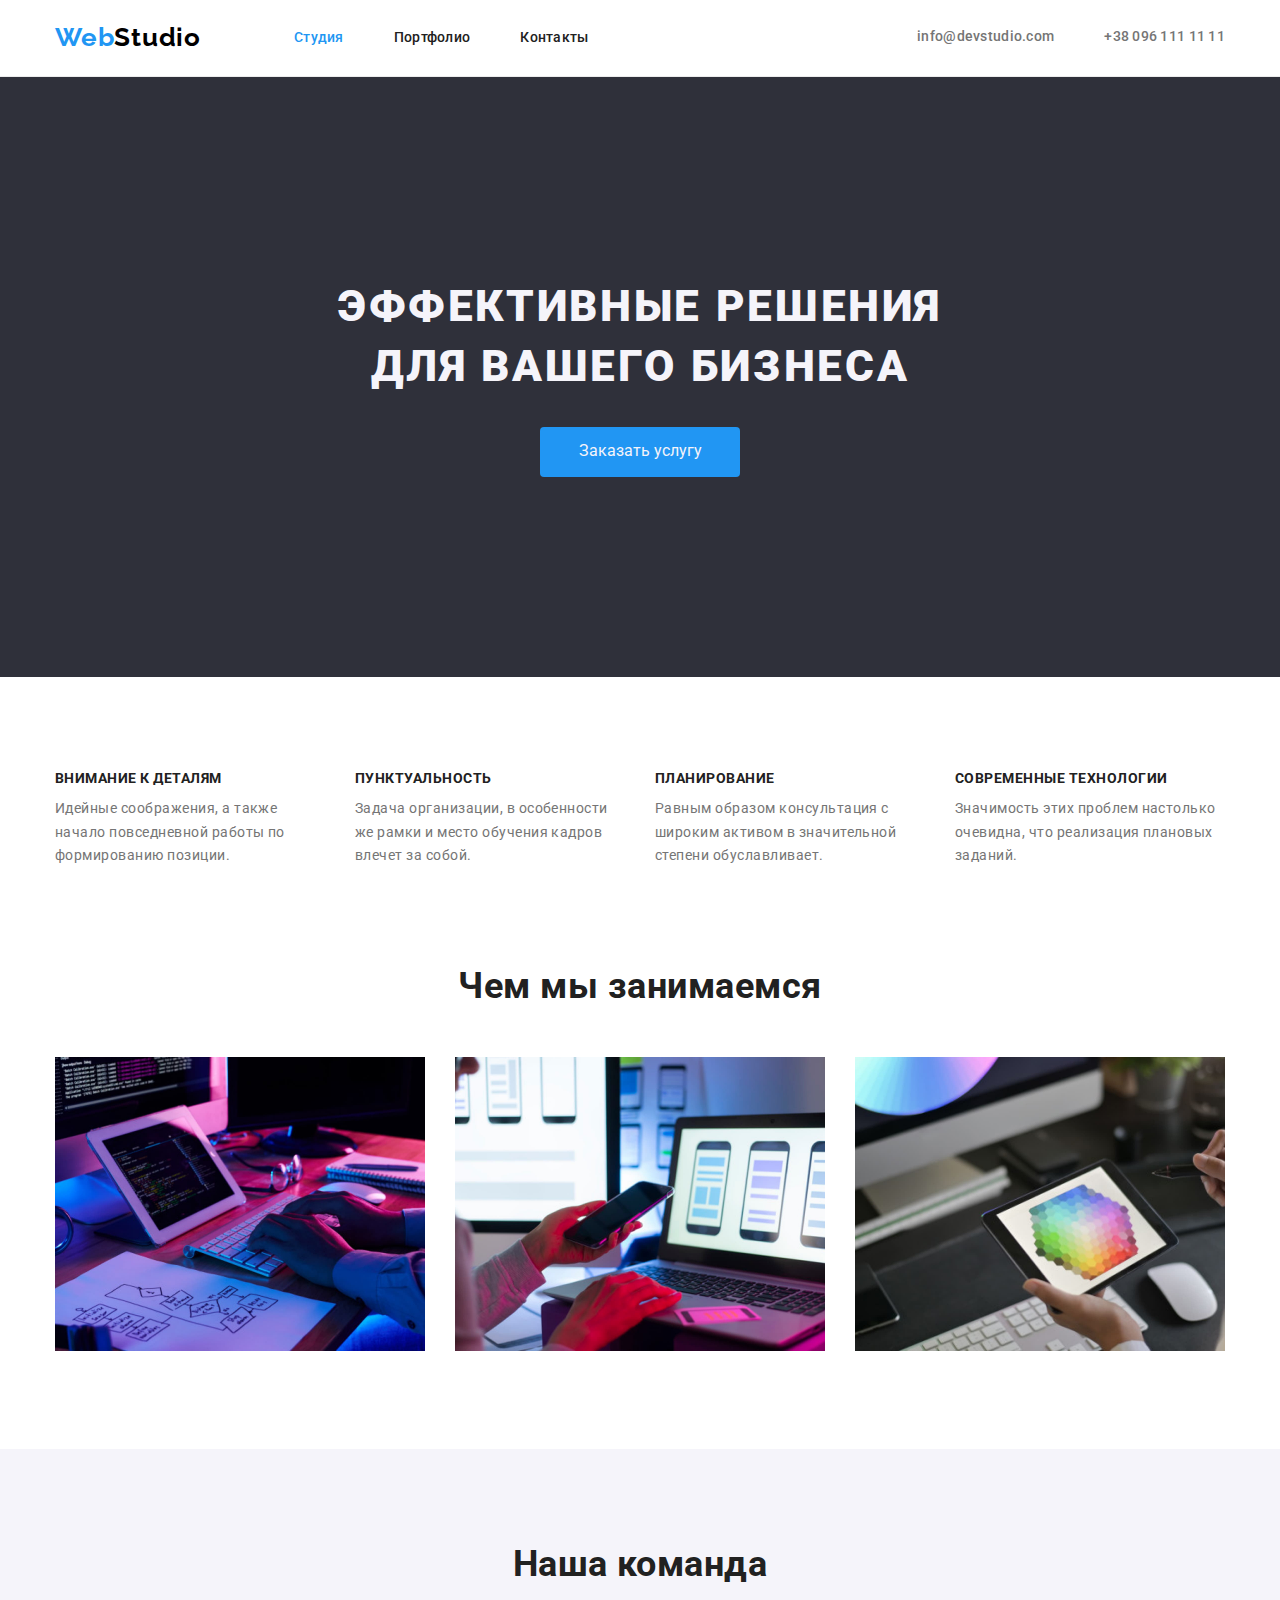
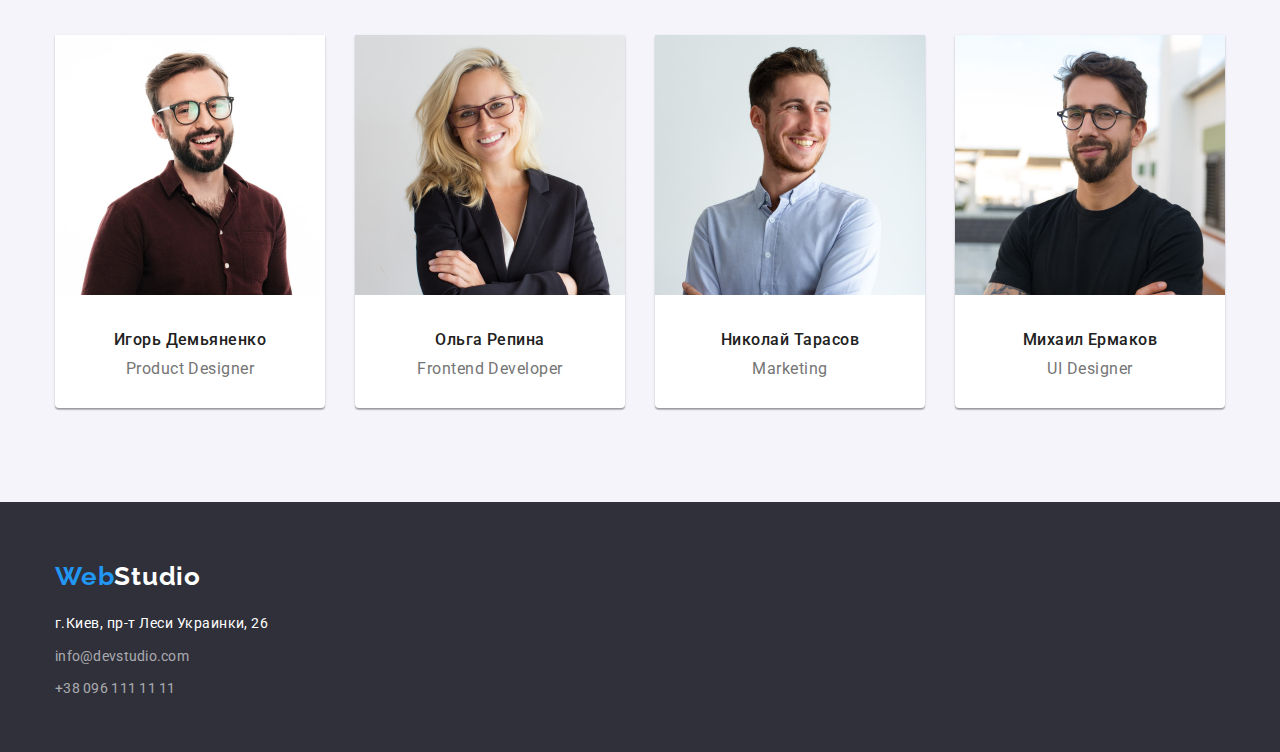
<file: index.html>
<!DOCTYPE html>

<html lang="ru">
<!-- Не володію 'єзиком' коментарі з вашого дозволу на Українській. -->

<head>
    <meta charset="UTF-8">
    <meta http-equiv="X-UA-Compatible" content="IE=edge">
    <meta name="viewport" content="width=device-width, initial-scale=1.0">
    <title>Web Studio</title>
    <link rel="stylesheet"
        href="https://cdnjs.cloudflare.com/ajax/libs/modern-normalize/1.0.0/modern-normalize.min.css" />
    <link rel="preconnect" href="https://fonts.googleapis.com">
    <link rel="preconnect" href="https://fonts.gstatic.com" crossorigin>
    <link
        href="https://fonts.googleapis.com/css2?family=Raleway:wght@700&family=Roboto:wght@400;500;700;900&display=swap"
        rel="stylesheet">
    <link rel="stylesheet" href="./css/styles.css" />
</head>

<body>
    <!-- Шапка сторінки -->
    <header class="header-block ">
        <div class="container">
            <div class="flex-container">
                <!-- Навігація на інші сторінки -->
                <nav class="h-nav">
                    <a href="./index.html" class="logo">
                        <span class="logo-blue">Web</span>Studio
                    </a>
                    <ul class="site-nav list">
                        <li class="item"><a href="./index.html" class="nav-link current">Студия</a></li>
                        <li class="item"><a href="./portfolio.html" class="nav-link">Портфолио</a></li>
                        <li class="item"><a href="" class="nav-link">Контакты</a></li>
                    </ul>
                </nav>
                <ul class="contact-list list">
                    <li class="item"><a class="contact-link" href="mailto:info@devstudio.com">info@devstudio.com</a>
                    </li>
                    <li class="item"><a class="contact-link" href="tel:+380961111111">+38 096 111 11 11</a></li>
                </ul>
            </div>
        </div>
    </header>
    <!-- Основна частина сторінки -->
    <main>
        <!-- Секція 1 : банер+кнопка. -->
        <section class="hero section ">
            <div class="container">
                <h1 class="hero-title">Эффективные решения для вашего бизнеса</h1>
                <button type="button" class="button-hero">Заказать услугу</button>
            </div>
        </section>
        <!-- Секція 2 : список переваг даної організації. -->
        <section class="benefits section">
            <!-- Уявний заголовок h2 -->
            <h2 class="visually-hidden">приимущества</h2>
            <ul class="list container">
                <li class="item-benefit">
                    <h3 class="benefits-title">Внимание к деталям</h3>
                    <p class="benefits-text"> Идейные соображения, а также начало повседневной работы по формированию
                        позиции.</p>
                </li>
                <li class="item-benefit">
                    <h3 class="benefits-title">Пунктуальность</h3>
                    <p class="benefits-text">Задача организации, в особенности же рамки и место обучения кадров влечет
                        за собой.</p>
                </li>
                <li class="item-benefit">
                    <h3 class="benefits-title">Планирование</h3>
                    <p class="benefits-text">Равным образом консультация с широким активом в значительной степени
                        обуславливает.</p>
                </li>
                <li class="item-benefit">
                    <h3 class="benefits-title">Современные технологии</h3>
                    <p class="benefits-text">Значимость этих проблем настолько очевидна, что реализация плановых
                        заданий.</p>
                </li>
            </ul>
        </section>
        <!-- Секція 3 : перелік фото-презентацій робіт. -->
        <section class="works section">
            <div class="container ">
                <h2 class="section-title">Чем мы занимаемся</h2>
                <ul class="list ">
                    <li class="item-works">
                        <img src="./images/work_place.jpg"
                            alt="Людина друкує , сидячи за двома моніторами, біля клавіатури лежить листок з намальованою блок схемою. "
                            width="370" class="works-img">

                    </li>
                    <li class="item-works">
                        <img src="./images/app_mobile.jpg"
                            alt="Людина сидить перед ноутбуком на якому відкриті три макети виглядів вікон  на смартфоні , в лівій руці смартфон , права рука на тачпаді мишки."
                            width="370" class="works-img">
                    </li>
                    <li class="item-works">
                        <img src="./images/colors_gamma.jpg"
                            alt="Людина тримає в руці планшет на екрані якого відображено множину кольорів , множина має вигляд шестикутника та складається з всіх кольорів які розміщені в шестикутнику наче соти(маленкі шестикутнички)"
                            width="370" class="works-img">
                    </li>

                </ul>
            </div>
        </section>
        <!-- Секція 4 : Перелік людей + фото людей + фах. -->
        <section class="team section ">
            <div class="container">
                <h2 class="section-title">Наша команда</h2>
                <ul class="list">
                    <li class="item-stuff">
                        <img class="employee-img" src="./images/men_1.jpg" alt="фото члена команди:Игорь Демьяненко"
                            width="270">
                        <h3 class="employee-name"> Игорь Демьяненко</h3>
                        <p class="employee-position">Product Designer</p>
                    </li>
                    <li class="item-stuff">
                        <img class="employee-img" src="./images/wom_1.jpg" alt="фото члена команди:Ольга Репина"
                            width="270">
                        <h3 class="employee-name"> Ольга Репина </h3>
                        <p class="employee-position">Frontend Developer</p>
                    </li>
                    <li class="item-stuff">
                        <img class="employee-img" src="./images/men_2.jpg" alt="фото члена команди:Николай Тарасов"
                            width="270">
                        <h3 class="employee-name"> Николай Тарасов </h3>
                        <p class="employee-position">Marketing</p>
                    </li>
                    <li class="item-stuff">
                        <img class="employee-img" src="./images/men_3.jpg" alt=" фото члена команди:Михаил Ермаков"
                            width="270">
                        <h3 class="employee-name"> Михаил Ермаков </h3>
                        <p class="employee-position">UI Designer</p>
                    </li>
                </ul>
            </div>
        </section>
    </main>
    <!-- Підвал з міінімумом навігації -->
    <footer>
        <div class="container">
            <a href="./index.html" class="logo">
                <span class="logo-blue">Web</span>Studio
            </a>
            <address>
                <ul class="list">
                    <li class="footer-item"><a target="_blank" class="address-ofice" rel="noreferrer noopener"
                            href=" https://goo.gl/maps/ZoGBy2pLPGvZENqX7">
                            г.Киев, пр-т Леси Украинки, 26</a></li>
                    <li class="footer-item"><a class="contact-link"
                            href="mailto:info@devstudio.com">info@devstudio.com</a></li>
                    <li class="footer-item"><a class="contact-link" href="tel:+380961111111">+38 096 111 11 11</a></li>
                </ul>
            </address>
        </div>
    </footer>
</body>

</html>
</file>
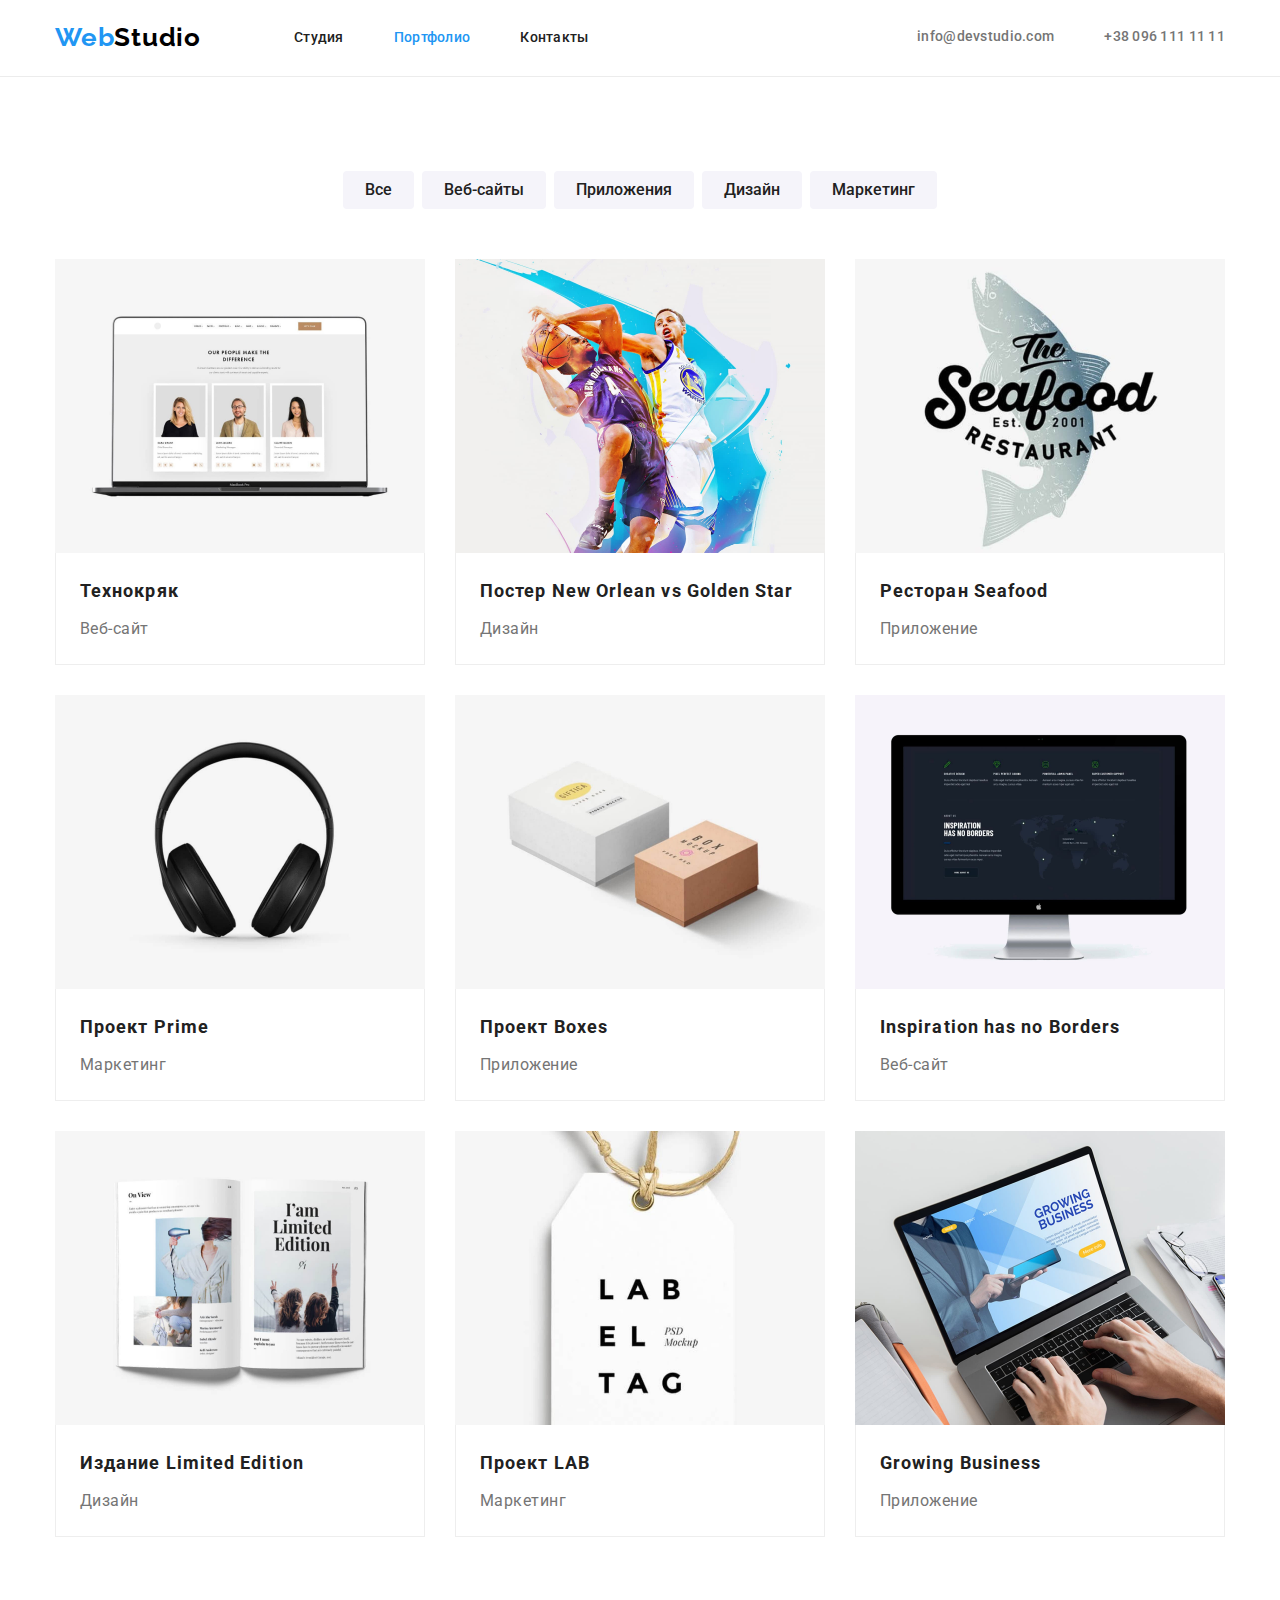
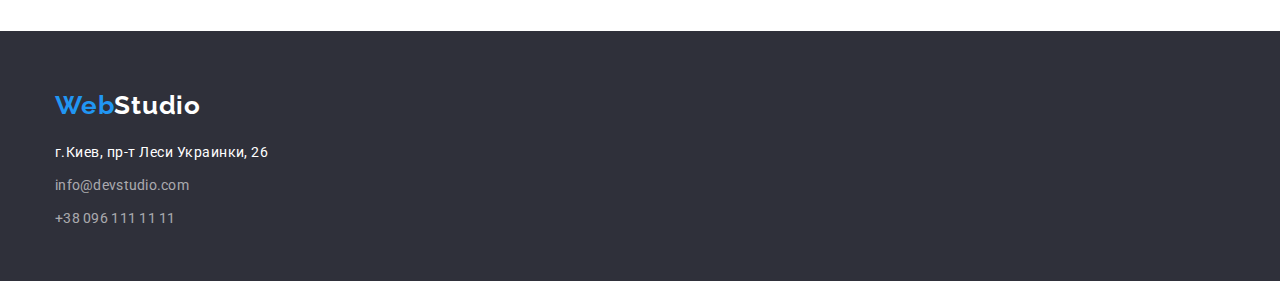
<file: portfolio.html>
<!DOCTYPE html>
<html lang="en">

<head>
    <meta charset="UTF-8">
    <meta http-equiv="X-UA-Compatible" content="IE=edge">
    <meta name="viewport" content="width=device-width, initial-scale=1.0">
    <title>Web Studio-portfolio</title>
    <link rel="preconnect" href="https://fonts.googleapis.com">
    <link rel="preconnect" href="https://fonts.gstatic.com" crossorigin>
    <link rel="stylesheet"
        href="https://cdnjs.cloudflare.com/ajax/libs/modern-normalize/1.0.0/modern-normalize.min.css" />
    <link
        href="https://fonts.googleapis.com/css2?family=Raleway:wght@700&family=Roboto:wght@400;500;700;900&display=swap"
        rel="stylesheet">
    <link rel="stylesheet" href="./css/styles.css" />
</head>

<body>
    <header class="header-block ">
        <div class="container">
            <div class="flex-container">
                <!-- Навігація на інші сторінки -->
                <nav class="h-nav">
                    <a href="./index.html" class="logo">
                        <span class="logo-blue">Web</span>Studio
                    </a>
                    <ul class="site-nav list">
                        <li class="item"><a href="./index.html" class="nav-link ">Студия</a></li>
                        <li class="item"><a href="./portfolio.html" class="nav-link current">Портфолио</a></li>
                        <li class="item"><a href="" class="nav-link">Контакты</a></li>
                    </ul>
                </nav>
                <ul class="contact-list list">
                    <li class="item"><a class="contact-link" href="mailto:info@devstudio.com">info@devstudio.com</a>
                    </li>
                    <li class="item"><a class="contact-link" href="tel:+380961111111">+38 096 111 11 11</a></li>
                </ul>
            </div>
        </div>
    </header>
    <main>
        <section class="section">
            <!-- Схований заголовок -->
            <h1 class="visually-hidden">Портфолио</h1>

            <div class="container ">
                <ul class="buttons list ">
                    <li class="item"> <button type="button" class="button-portfolio current-btn">Все</button></li>
                    <li class="item"> <button type="button" class="button-portfolio">Веб-сайты</button> </li>
                    <li class="item"> <button type="button" class="button-portfolio">Приложения</button> </li>
                    <li class="item"> <button type="button" class="button-portfolio">Дизайн</button> </li>
                    <li class="item"> <button type="button" class="button-portfolio">Маркетинг</button> </li>
                </ul>

                <ul class="examples list ">
                    <li class="item-portfolio">
                        <img width="370" src="./images/laptop.jpg" alt="Ноутбук на якому зображено приклад сайту "
                            class="examples-img">
                        <div class="border-botom">
                            <h2 class="examples-title">Технокряк</h2>
                            <p class="examples-text">Веб-сайт</p>
                        </div>
                    </li>

                    <li class="item-portfolio">
                        <img width="370" src="./images/basketbol.jpg" alt="плакат з баскетболістами"
                            class="examples-img">
                        <div class="border-botom">
                            <h2 class="examples-title">Постер <span lang="en">New Orlean vs Golden Star</span></h2>
                            <p class="examples-text">Дизайн</p>
                        </div>
                    </li>
                    <li class="item-portfolio">
                        <img width="370" src="./images/fish.jpg" alt="Логотип ресторану'The Seafood'"
                            class="examples-img">
                        <div class="border-botom">
                            <h2 class="examples-title">Ресторан <span lang="en">Seafood</span></h2>
                            <p class="examples-text">Приложение</p>
                        </div>
                    </li>
                    <li class="item-portfolio">
                        <img width="370" src="./images/headphones.jpg" alt="Накладні навушники" class="examples-img">
                        <div class="border-botom">
                            <h2 class="examples-title">Проект <span lang="en">Prime</span></h2>
                            <p class="examples-text">Маркетинг</p>
                        </div>
                    </li>
                    <li class="item-portfolio">
                        <img width="370" src="./images/2-box.jpg" alt="Зображено 2 коробки " class="examples-img">
                        <div class="border-botom">
                            <h2 class="examples-title">Проект <span lang="en">Boxes</span></h2>
                            <p class="examples-text">Приложение</p>
                        </div>
                    </li>
                    <li class="item-portfolio">
                        <img width="370" src="./images/monitor.jpg" alt="Монітор з зображеним прикладом сайту"
                            class="examples-img">
                        <div class="border-botom">
                            <h2 class="examples-title" lang="en">Inspiration has no Borders</h2>
                            <p class="examples-text">Веб-сайт</p>
                        </div>
                    </li>
                    <li class="item-portfolio">
                        <img width="370" src="./images/magazine.jpg" alt="відкритий журнал" class="examples-img">
                        <div class="border-botom">
                            <h2 class="examples-title">Издание <span lang="en">Limited Edition</span></h2>
                            <p class="examples-text">Дизайн</p>
                        </div>
                    </li>
                    <li class="item-portfolio">
                        <img width="370" src="./images/leable.jpg" alt="Бірка для одягу" class="examples-img">
                        <div class="border-botom">
                            <h2 class="examples-title">Проект <span lang="en">LAB</span></h2>
                            <p class="examples-text">Маркетинг</p>
                        </div>
                    </li>
                    <li class="item-portfolio">
                        <img width="370" src="./images/laptop-hands.jpg" alt="Ноутбук , хтось друкує"
                            class="examples-img">
                        <div class="border-botom">
                            <h2 class="examples-title" lang="en">Growing Business</h2>
                            <p class="examples-text">Приложение</p>
                        </div>
                    </li>
                </ul>
            </div>
        </section>
    </main>
    <footer>
        <div class="container">
            <a href="./index.html" class="logo">
                <span class="logo-blue">Web</span>Studio
            </a>
            <address>
                <ul class="list">
                    <li class="footer-item"><a target="_blank" class="address-ofice" rel="noreferrer noopener"
                            href=" https://goo.gl/maps/ZoGBy2pLPGvZENqX7">
                            г.Киев, пр-т Леси Украинки, 26</a></li>
                    <li class="footer-item"><a class="contact-link"
                            href="mailto:info@devstudio.com">info@devstudio.com</a>
                    </li>
                    <li class="footer-item"><a class="contact-link" href="tel:+380961111111">+38 096 111 11 11</a></li>
                </ul>
            </address>
        </div>
    </footer>
</body>

</html>
</file>
<file: css/styles.css>
/* MAIN global properties */
:root {
    --primary-text-color: #757575;
    --accent-color: #2196F3;
    --title-text-color: #212121;
    --primary-bacground-color: #ffffff;
}

body {
    margin: 0;

    font-family: 'Roboto', sans-serif;
    color: var(--title-text-color);
    font-size: 16px;
    letter-spacing: 0.03em;
    background-color: var(--primary-bacground-color);
}

.visually-hidden {
    position: absolute;
    width: 1px;
    height: 1px;
    margin: -1px;
    border: 0;
    padding: 0;
    white-space: nowrap;
    clip-path: inset(100%);
    clip: rect(0 0 0 0);
    overflow: hidden;
}

h1, h2, h3, p, ul {
    margin-top: 0;
    margin-bottom: 0;
    padding-inline-start: 0;
}

a {
    font-style: normal;
    text-decoration-line: none;
}

.list {
    list-style: none;
}

button {
    text-decoration: none;
    font-family: inherit;
    border: none;
    cursor: pointer;
}

.container {
    max-width: 1200px;
    padding-left: 15px;
    padding-right: 15px;
    margin-left: auto;
    margin-right: auto;
}

.section {
    padding-top: 94px;
    padding-bottom: 94px;

}

/* HEADER */
.h-nav {
    display: flex;
    align-items: center;
    flex-wrap: wrap;
}

.header-block {
    border-bottom: 1px solid #ECECEC;

}

.flex-container {
    display: flex;
    align-items: center;
    flex-wrap: wrap;


}

.site-nav {

    display: flex;
    padding: 0;
    margin-block-start: 0;
    margin-block-end: 0;

}

.site-nav .item:not(:last-child),
.contact-list .item:not(:last-child) {
    margin-right: 50px;
}

.contact-list {

    margin-left: auto;
    display: flex;
    height: 17px;

}



.logo {
    text-decoration: none;
    font-family: 'Raleway', sans-serif;
    font-weight: 700;
    font-size: 26px;
    line-height: 1, 19;
    letter-spacing: 0.03em;
    color: #000000;

    margin-right: 93px;
}

.nav-link {
    color: var(--title-text-color);
    padding-top: 30px;
    padding-bottom: 30px;
    display: inline-block
}

.logo-blue, .nav-link:hover,
.nav-link:focus, .contact-link:hover,
.contact-link:focus, .current {
    color: var(--accent-color);
}

.nav-link,
.contact-link {
    font-size: 14px;
    line-height: 1.14;
    font-weight: 500;
    letter-spacing: 0.02em;
}

.contact-link {
    color: var(--primary-text-color);
    display: flex;
}

/* hero */
.hero {
    background-color: #2F303A;

    padding-bottom: 200px;
    padding-top: 200px;
}




.hero-title {
    color: #F5F4FA;
    font-weight: 900;
    font-size: 44px;
    line-height: 1.36;
    text-align: center;
    letter-spacing: 0.06em;
    text-transform: uppercase;

    margin-bottom: 30px;
    max-width: 700px;

    margin-left: auto;
    margin-right: auto;

}

.button-hero {
    background-color: var(--accent-color);
    color: #F5F4FA;

    display: block;
    min-width: 200px;
    height: 50px;
    border-radius: 4px;
    margin-right: auto;
    margin-left: auto;
}


.button-portfolio:hover,
.button-portfolio:focus,
.current-btn {
    background-color: var(--accent-color);
    color: #ffffff;
}

/* Приимущества */
.benefits {
    padding-top: 94px;
}

.benefits .list {
    display: flex;
    flex-wrap: wrap;
    gap: 30px;

    justify-content: center;
}

.benefits-title {
    font-size: 14px;
    line-height: 1.14;
    text-transform: uppercase;
    margin-bottom: 10px;

}

.item-benefit {
    min-height: 100px;
    max-width: 270px;
}

/* .list .item-benefit:not(:last-child) {
    margin-right: 30px;
} */

.benefits-text {
    font-size: 14px;
    line-height: 1.71;
    color: var(--primary-text-color);
    font-weight: 400;
    margin-block-end: 0;
    margin-block-start: 0;
}


.section-title {
    font-size: 36px;
    line-height: 1.17;
    text-align: center;
    margin-bottom: 50px;
}

/* works */


.works .list {
    display: flex;
    gap: 30px;
    flex-wrap: wrap;


    justify-content: center;
}

.works {
    padding-top: 0px;
}

/* stuff */
.team {
    background-color: #F5F4FA;
}

.team .list {
    display: flex;
    flex-wrap: wrap;
    gap: 30px;
    padding-inline-start: 0;

    justify-content: center;
}

.item-stuff {
    background: #FFFFFF;
    box-shadow: 0px 1px 3px rgba(0, 0, 0, 0.12), 0px 1px 1px rgba(0, 0, 0, 0.14), 0px 2px 1px rgba(0, 0, 0, 0.2);
    border-radius: 0px 0px 4px 4px;
}

/* .item-stuff:not(:last-child) {
    margin-right: 30px;
} */

.employee-name {
    font-weight: 500;
    font-size: 16px;
    line-height: 1.19;
    text-align: center;

    padding-top: 30px;
    margin-bottom: 10px;
}

.employee-position {
    color: var(--primary-text-color);
    line-height: 1.19;
    font-weight: 400;

    margin: 0;
    text-align: center;

    padding-bottom: 30px;
}

/* portfolio */
.examples {}



.button-portfolio {
    background-color: #F5F4FA;
    color: var(--title-text-color);
    line-height: 1.62;
    font-weight: 500;

    padding: 6px 22px;
    border-radius: 4px;

}


.buttons {
    display: flex;
    flex-wrap: wrap;
    gap: 8px;
    justify-content: center;
}


.examples-img {
    display: block;
    max-width: 100%;
    height: auto;
}

.examples-title {
    font-size: 18px;
    line-height: 2;
    letter-spacing: 0.06em;

    margin-bottom: 5px;

}


.item-portfolio {
    width: 370px;

    background: #FFFFFF;


}

.border-botom {
    border-bottom: 1px solid #EEEEEE;
    border-left: 1px solid #EEEEEE;
    border-right: 1px solid #EEEEEE;

    padding: 20px 24px;
}

.examples {
    display: flex;
    flex-wrap: wrap;
    gap: 30px;
    margin-top: 50px;

    justify-content: center;
}

/* .examples .item-portfolio:nth-child(3n) {
    margin-right: 0;
}

.examples .item-portfolio:nth-last-child(-n + 3) {
    margin-bottom: 0;
} */

.examples-text {
    color: var(--primary-text-color);
    line-height: 1.88;
    font-weight: 400;
}

/* futer */
footer {
    padding-top: 60px;
    padding-bottom: 60px;
    background-color: #2F303A;
    max-height: 250px;
}





.address-ofice,
footer .contact-link {
    font-size: 14px;
    line-height: 1.71;
    font-weight: 400;
}

footer .logo,
.address-ofice {
    color: #ffffff;
}

footer .logo {
    display: block;
    margin-bottom: 20px;
}

.list .footer-item:not(:last-child) {
    margin-bottom: 9px;
}

footer .contact-link {
    color: rgba(255, 255, 255, 0.6);
}
</file>
